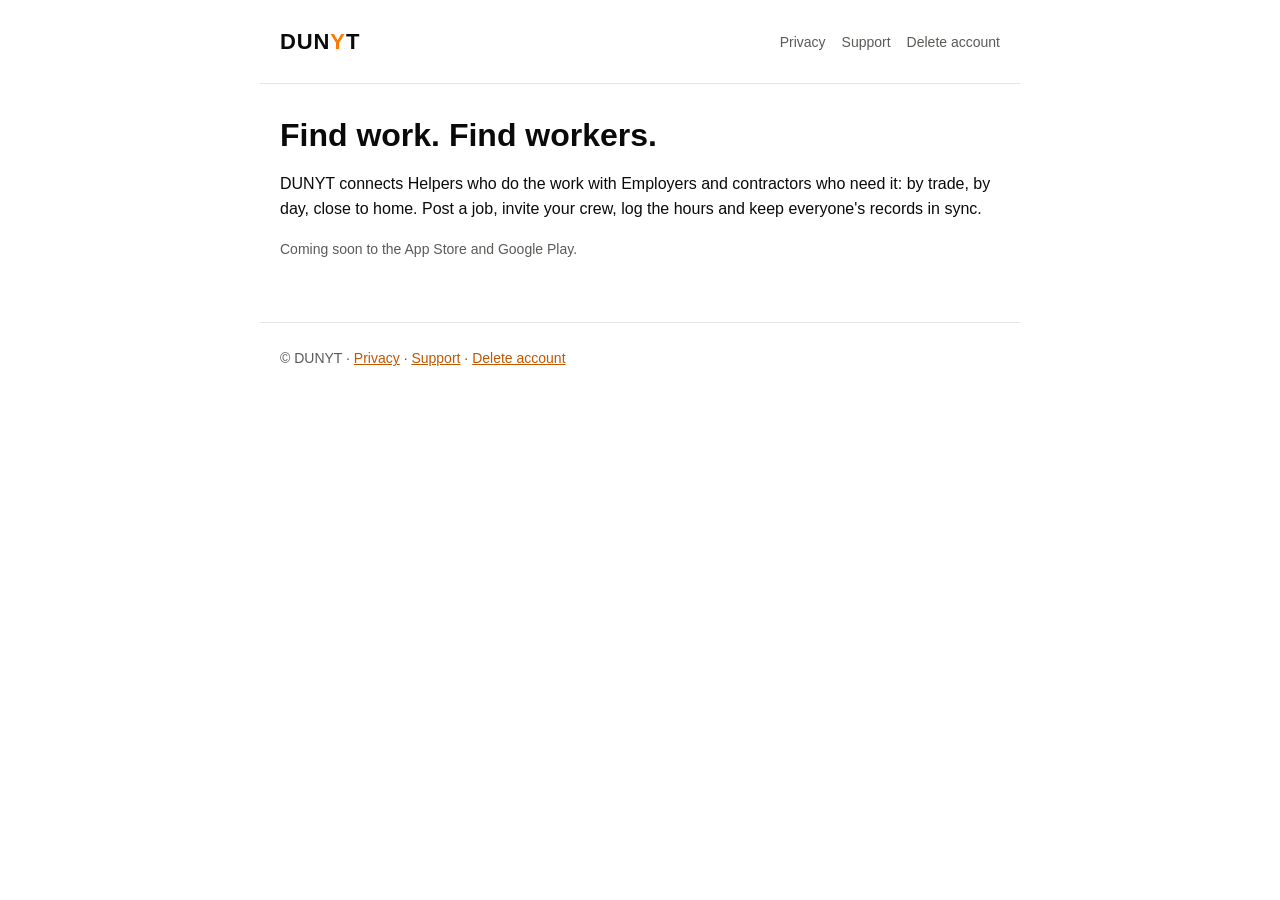
<file: index.html>
<!doctype html>
<html lang="en">
<head>
<meta charset="utf-8">
<meta name="viewport" content="width=device-width, initial-scale=1">
<title>DUNYT · Find work. Find workers.</title>
<link rel="stylesheet" href="style.css">
</head>
<body>
<header>
  <a class="wordmark" href="index.html">DUN<span>Y</span>T</a>
  <nav><a href="privacy.html">Privacy</a><a href="support.html">Support</a><a href="delete-account.html">Delete account</a></nav>
</header>
<main>
  <h1>Find work. Find workers.</h1>
  <p>DUNYT connects Helpers who do the work with Employers and contractors who need it: by trade, by day, close to home. Post a job, invite your crew, log the hours and keep everyone's records in sync.</p>
  <p class="muted">Coming soon to the App Store and Google Play.</p>
</main>
<footer>© DUNYT · <a href="privacy.html">Privacy</a> · <a href="support.html">Support</a> · <a href="delete-account.html">Delete account</a></footer>
</body>
</html>
</file>
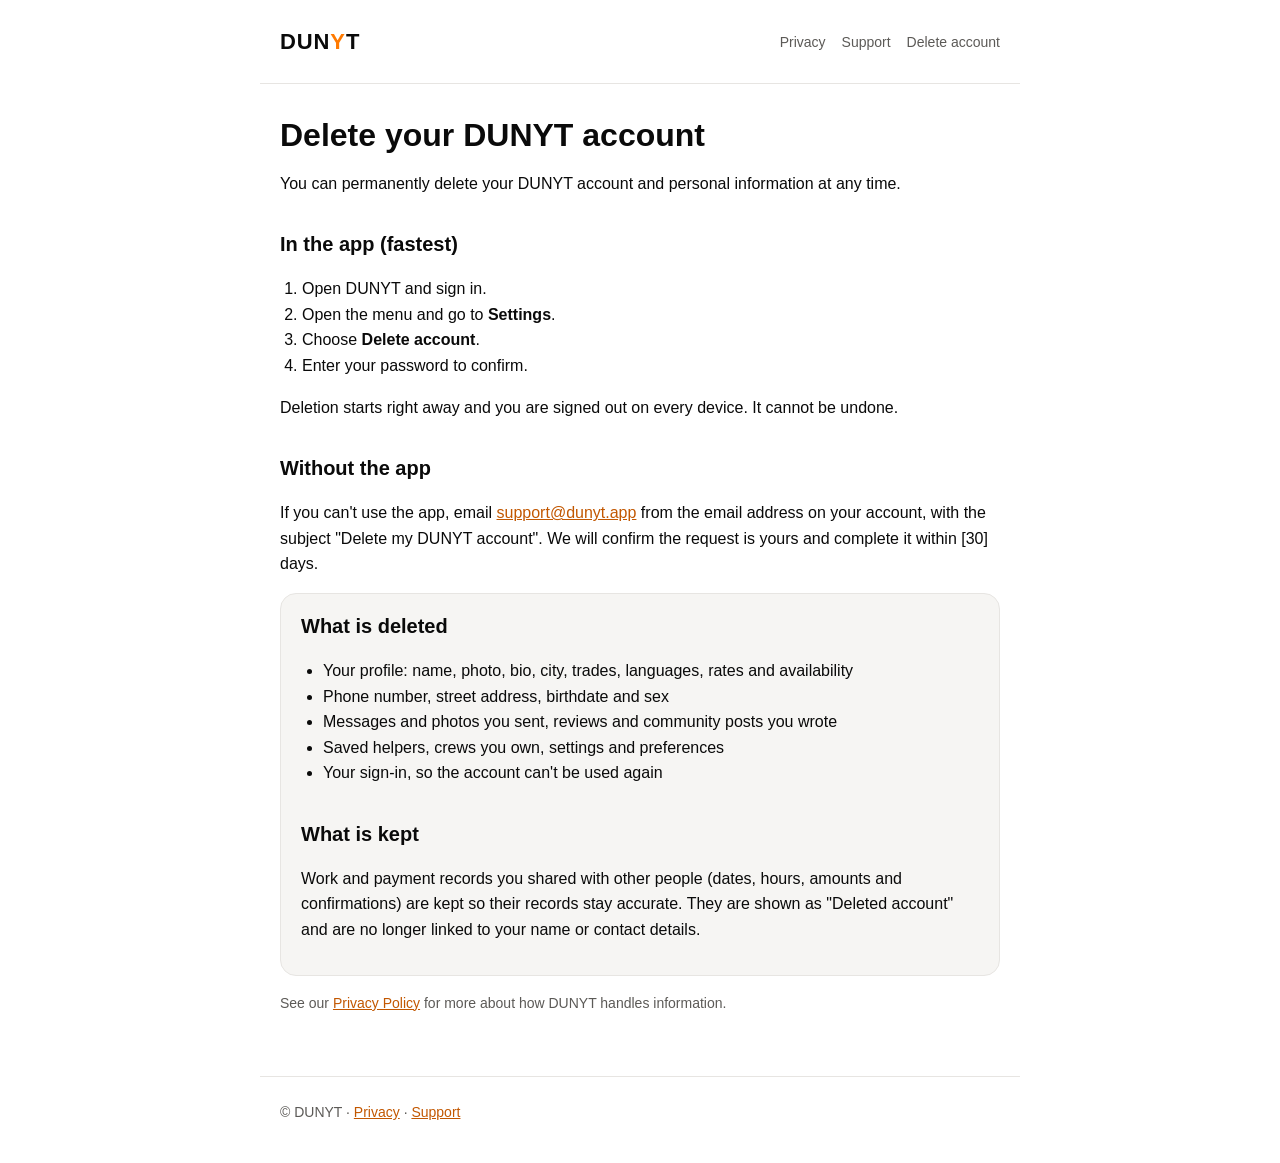
<file: delete-account.html>
<!doctype html>
<html lang="en">
<head>
<meta charset="utf-8">
<meta name="viewport" content="width=device-width, initial-scale=1">
<title>Delete Your Account · DUNYT</title>
<link rel="stylesheet" href="style.css">
</head>
<body>
<header>
  <a class="wordmark" href="index.html">DUN<span>Y</span>T</a>
  <nav><a href="privacy.html">Privacy</a><a href="support.html">Support</a><a href="delete-account.html">Delete account</a></nav>
</header>
<main>
  <h1>Delete your DUNYT account</h1>
  <p>You can permanently delete your DUNYT account and personal information at any time.</p>

  <h2>In the app (fastest)</h2>
  <ol>
    <li>Open DUNYT and sign in.</li>
    <li>Open the menu and go to <strong>Settings</strong>.</li>
    <li>Choose <strong>Delete account</strong>.</li>
    <li>Enter your password to confirm.</li>
  </ol>
  <p>Deletion starts right away and you are signed out on every device. It cannot be undone.</p>

  <h2>Without the app</h2>
  <p>If you can't use the app, email <a href="mailto:support@dunyt.app?subject=Delete%20my%20DUNYT%20account">support@dunyt.app</a> from the email address on your account, with the subject "Delete my DUNYT account". We will confirm the request is yours and complete it within [30] days.</p>

  <div class="panel">
    <h2 style="margin-top:0">What is deleted</h2>
    <ul>
      <li>Your profile: name, photo, bio, city, trades, languages, rates and availability</li>
      <li>Phone number, street address, birthdate and sex</li>
      <li>Messages and photos you sent, reviews and community posts you wrote</li>
      <li>Saved helpers, crews you own, settings and preferences</li>
      <li>Your sign-in, so the account can't be used again</li>
    </ul>
    <h2>What is kept</h2>
    <p>Work and payment records you shared with other people (dates, hours, amounts and confirmations) are kept so their records stay accurate. They are shown as "Deleted account" and are no longer linked to your name or contact details.</p>
  </div>

  <p class="muted">See our <a href="privacy.html">Privacy Policy</a> for more about how DUNYT handles information.</p>
</main>
<footer>© DUNYT · <a href="privacy.html">Privacy</a> · <a href="support.html">Support</a></footer>
</body>
</html>
</file>
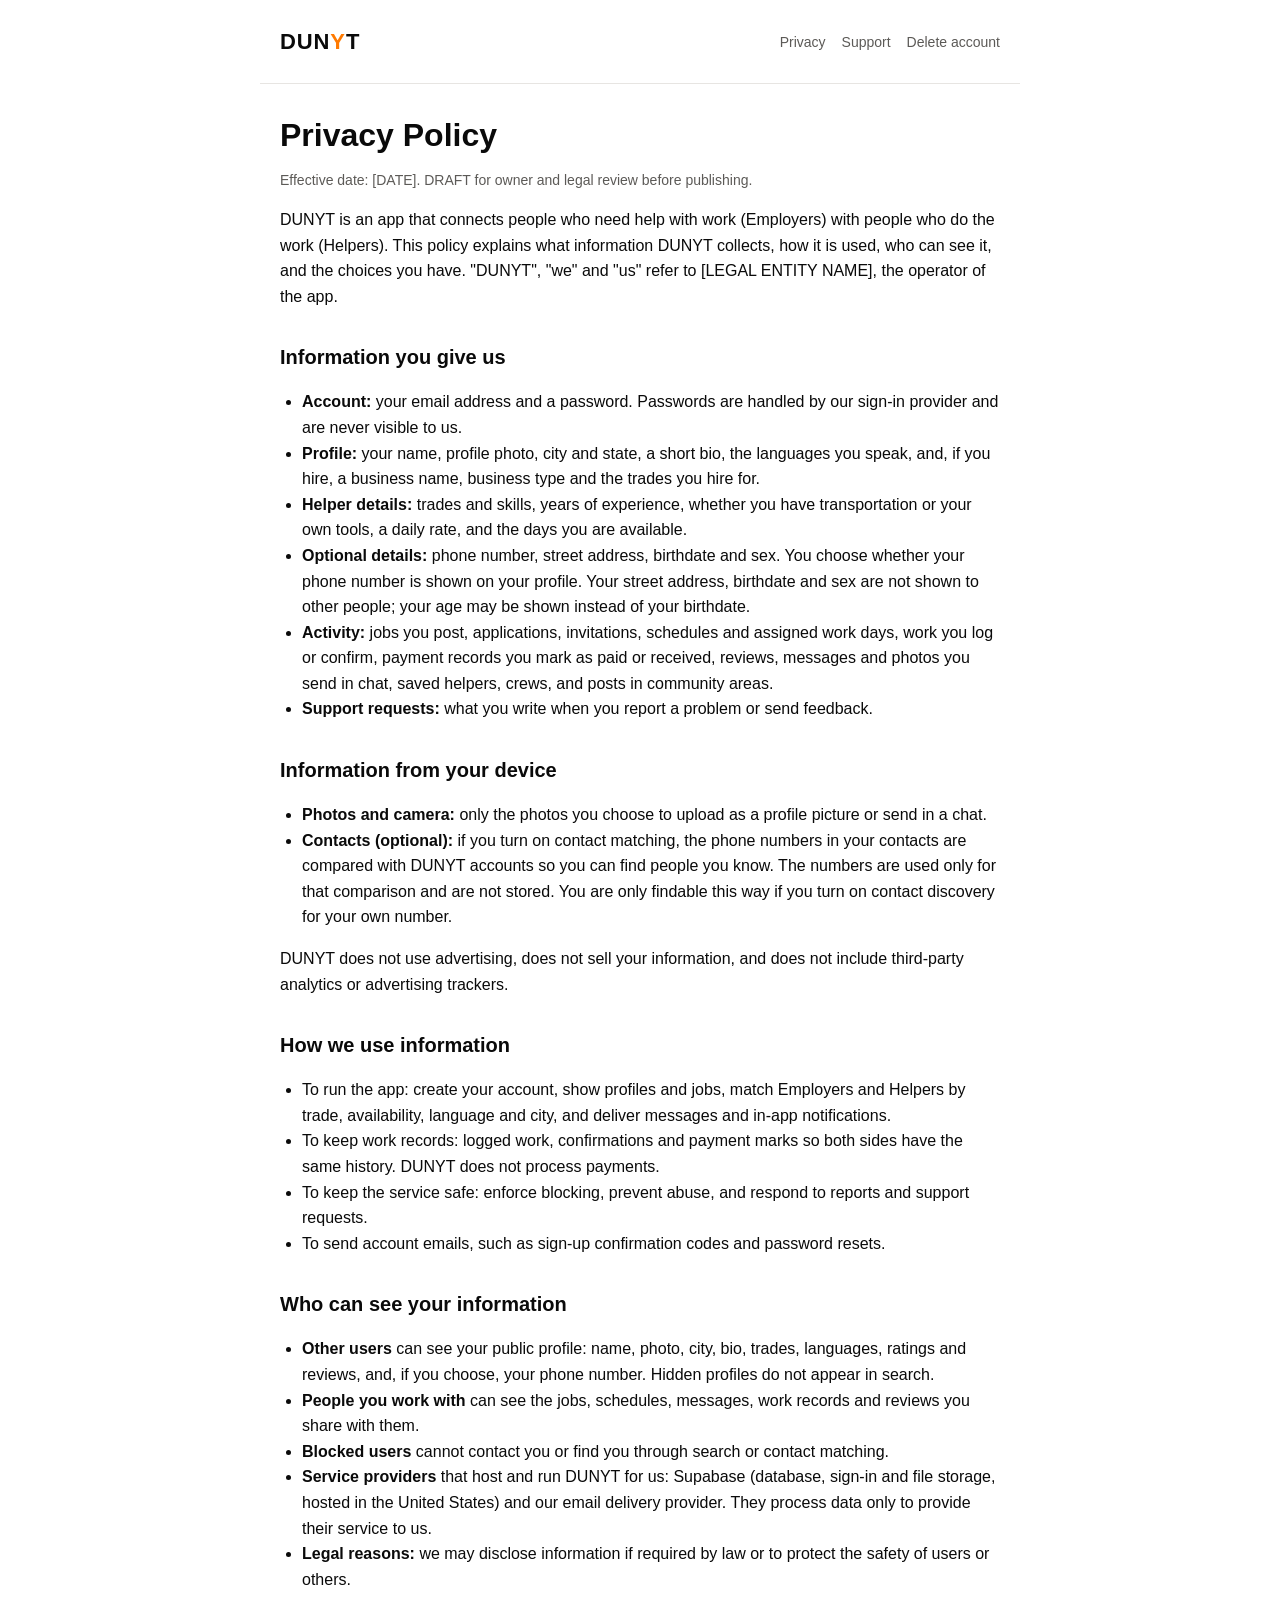
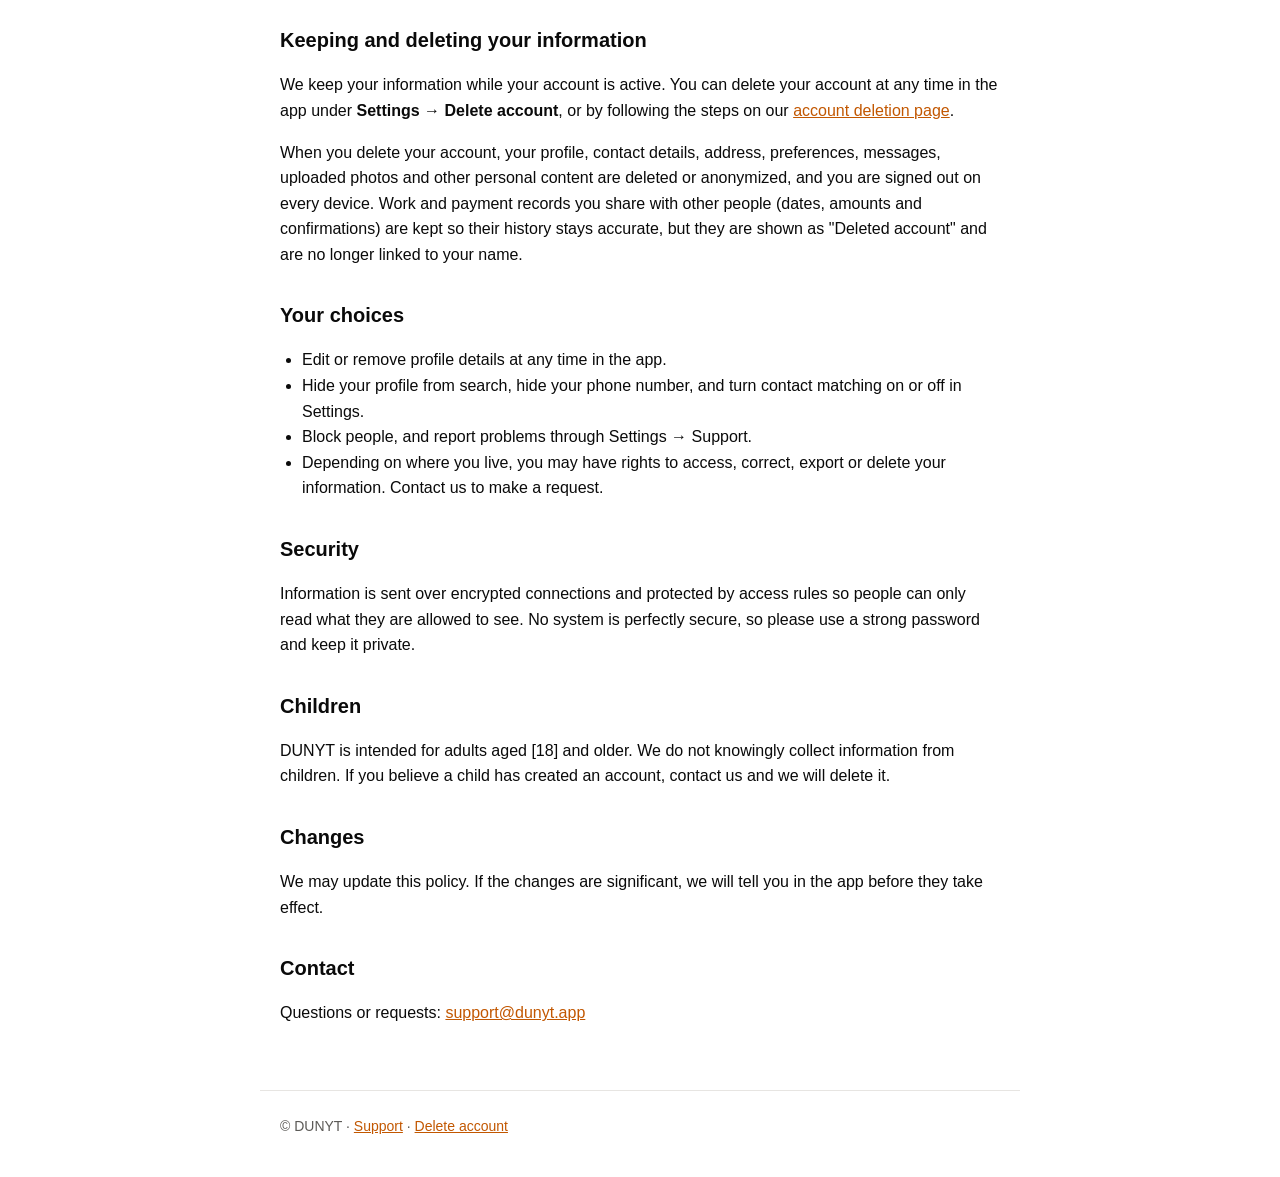
<file: privacy.html>
<!doctype html>
<html lang="en">
<head>
<meta charset="utf-8">
<meta name="viewport" content="width=device-width, initial-scale=1">
<title>Privacy Policy · DUNYT</title>
<link rel="stylesheet" href="style.css">
</head>
<body>
<header>
  <a class="wordmark" href="index.html">DUN<span>Y</span>T</a>
  <nav><a href="privacy.html">Privacy</a><a href="support.html">Support</a><a href="delete-account.html">Delete account</a></nav>
</header>
<main>
  <h1>Privacy Policy</h1>
  <p class="muted">Effective date: [DATE]. DRAFT for owner and legal review before publishing.</p>

  <p>DUNYT is an app that connects people who need help with work (Employers) with people who do the work (Helpers). This policy explains what information DUNYT collects, how it is used, who can see it, and the choices you have. "DUNYT", "we" and "us" refer to [LEGAL ENTITY NAME], the operator of the app.</p>

  <h2>Information you give us</h2>
  <ul>
    <li><strong>Account:</strong> your email address and a password. Passwords are handled by our sign-in provider and are never visible to us.</li>
    <li><strong>Profile:</strong> your name, profile photo, city and state, a short bio, the languages you speak, and, if you hire, a business name, business type and the trades you hire for.</li>
    <li><strong>Helper details:</strong> trades and skills, years of experience, whether you have transportation or your own tools, a daily rate, and the days you are available.</li>
    <li><strong>Optional details:</strong> phone number, street address, birthdate and sex. You choose whether your phone number is shown on your profile. Your street address, birthdate and sex are not shown to other people; your age may be shown instead of your birthdate.</li>
    <li><strong>Activity:</strong> jobs you post, applications, invitations, schedules and assigned work days, work you log or confirm, payment records you mark as paid or received, reviews, messages and photos you send in chat, saved helpers, crews, and posts in community areas.</li>
    <li><strong>Support requests:</strong> what you write when you report a problem or send feedback.</li>
  </ul>

  <h2>Information from your device</h2>
  <ul>
    <li><strong>Photos and camera:</strong> only the photos you choose to upload as a profile picture or send in a chat.</li>
    <li><strong>Contacts (optional):</strong> if you turn on contact matching, the phone numbers in your contacts are compared with DUNYT accounts so you can find people you know. The numbers are used only for that comparison and are not stored. You are only findable this way if you turn on contact discovery for your own number.</li>
  </ul>
  <p>DUNYT does not use advertising, does not sell your information, and does not include third-party analytics or advertising trackers.</p>

  <h2>How we use information</h2>
  <ul>
    <li>To run the app: create your account, show profiles and jobs, match Employers and Helpers by trade, availability, language and city, and deliver messages and in-app notifications.</li>
    <li>To keep work records: logged work, confirmations and payment marks so both sides have the same history. DUNYT does not process payments.</li>
    <li>To keep the service safe: enforce blocking, prevent abuse, and respond to reports and support requests.</li>
    <li>To send account emails, such as sign-up confirmation codes and password resets.</li>
  </ul>

  <h2>Who can see your information</h2>
  <ul>
    <li><strong>Other users</strong> can see your public profile: name, photo, city, bio, trades, languages, ratings and reviews, and, if you choose, your phone number. Hidden profiles do not appear in search.</li>
    <li><strong>People you work with</strong> can see the jobs, schedules, messages, work records and reviews you share with them.</li>
    <li><strong>Blocked users</strong> cannot contact you or find you through search or contact matching.</li>
    <li><strong>Service providers</strong> that host and run DUNYT for us: Supabase (database, sign-in and file storage, hosted in the United States) and our email delivery provider. They process data only to provide their service to us.</li>
    <li><strong>Legal reasons:</strong> we may disclose information if required by law or to protect the safety of users or others.</li>
  </ul>

  <h2>Keeping and deleting your information</h2>
  <p>We keep your information while your account is active. You can delete your account at any time in the app under <strong>Settings → Delete account</strong>, or by following the steps on our <a href="delete-account.html">account deletion page</a>.</p>
  <p>When you delete your account, your profile, contact details, address, preferences, messages, uploaded photos and other personal content are deleted or anonymized, and you are signed out on every device. Work and payment records you share with other people (dates, amounts and confirmations) are kept so their history stays accurate, but they are shown as "Deleted account" and are no longer linked to your name.</p>

  <h2>Your choices</h2>
  <ul>
    <li>Edit or remove profile details at any time in the app.</li>
    <li>Hide your profile from search, hide your phone number, and turn contact matching on or off in Settings.</li>
    <li>Block people, and report problems through Settings → Support.</li>
    <li>Depending on where you live, you may have rights to access, correct, export or delete your information. Contact us to make a request.</li>
  </ul>

  <h2>Security</h2>
  <p>Information is sent over encrypted connections and protected by access rules so people can only read what they are allowed to see. No system is perfectly secure, so please use a strong password and keep it private.</p>

  <h2>Children</h2>
  <p>DUNYT is intended for adults aged [18] and older. We do not knowingly collect information from children. If you believe a child has created an account, contact us and we will delete it.</p>

  <h2>Changes</h2>
  <p>We may update this policy. If the changes are significant, we will tell you in the app before they take effect.</p>

  <h2>Contact</h2>
  <p>Questions or requests: <a href="mailto:support@dunyt.app">support@dunyt.app</a></p>
</main>
<footer>© DUNYT · <a href="support.html">Support</a> · <a href="delete-account.html">Delete account</a></footer>
</body>
</html>
</file>
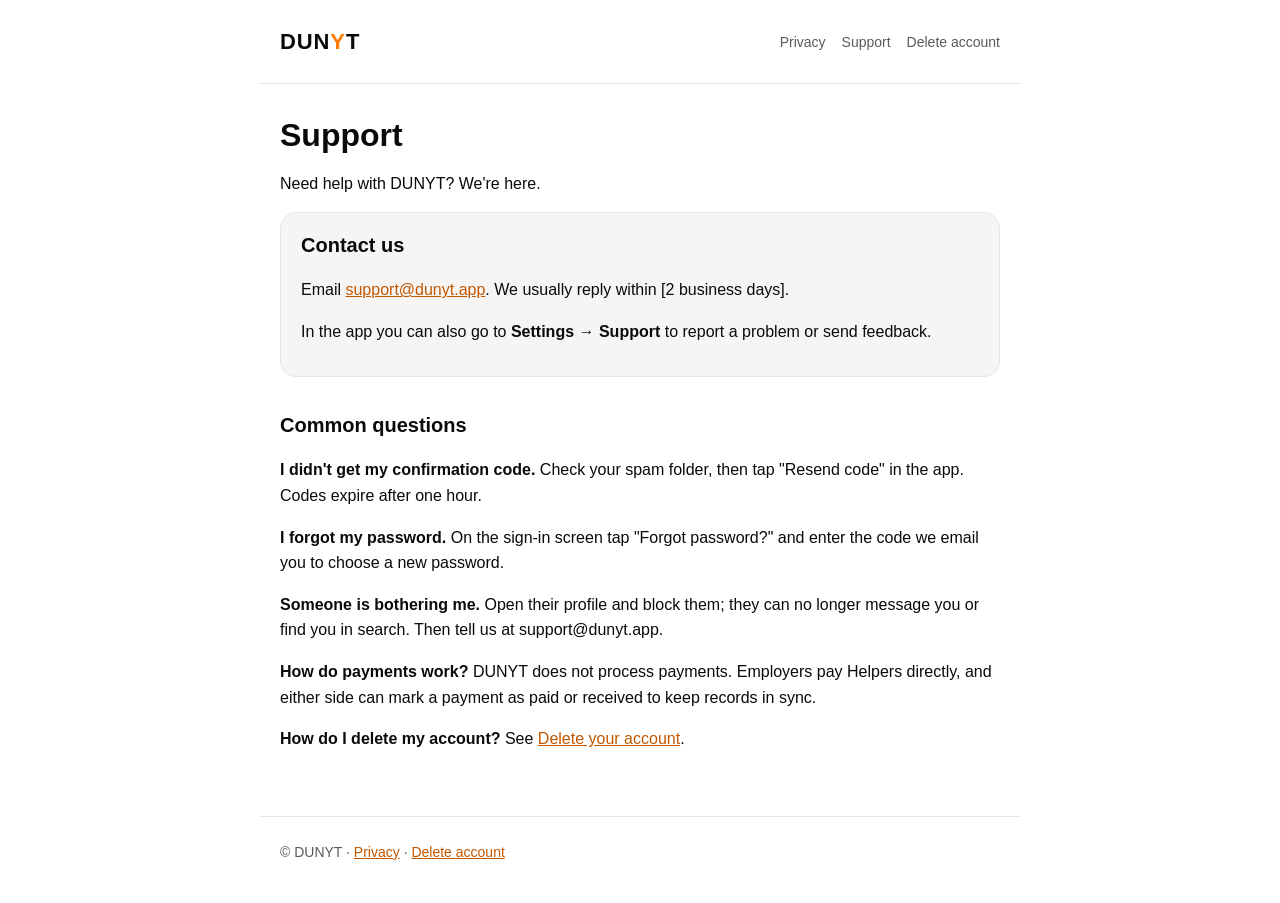
<file: support.html>
<!doctype html>
<html lang="en">
<head>
<meta charset="utf-8">
<meta name="viewport" content="width=device-width, initial-scale=1">
<title>Support · DUNYT</title>
<link rel="stylesheet" href="style.css">
</head>
<body>
<header>
  <a class="wordmark" href="index.html">DUN<span>Y</span>T</a>
  <nav><a href="privacy.html">Privacy</a><a href="support.html">Support</a><a href="delete-account.html">Delete account</a></nav>
</header>
<main>
  <h1>Support</h1>
  <p>Need help with DUNYT? We're here.</p>

  <div class="panel">
    <h2 style="margin-top:0">Contact us</h2>
    <p>Email <a href="mailto:support@dunyt.app">support@dunyt.app</a>. We usually reply within [2 business days].</p>
    <p>In the app you can also go to <strong>Settings → Support</strong> to report a problem or send feedback.</p>
  </div>

  <h2>Common questions</h2>
  <p><strong>I didn't get my confirmation code.</strong> Check your spam folder, then tap "Resend code" in the app. Codes expire after one hour.</p>
  <p><strong>I forgot my password.</strong> On the sign-in screen tap "Forgot password?" and enter the code we email you to choose a new password.</p>
  <p><strong>Someone is bothering me.</strong> Open their profile and block them; they can no longer message you or find you in search. Then tell us at support@dunyt.app.</p>
  <p><strong>How do payments work?</strong> DUNYT does not process payments. Employers pay Helpers directly, and either side can mark a payment as paid or received to keep records in sync.</p>
  <p><strong>How do I delete my account?</strong> See <a href="delete-account.html">Delete your account</a>.</p>
</main>
<footer>© DUNYT · <a href="privacy.html">Privacy</a> · <a href="delete-account.html">Delete account</a></footer>
</body>
</html>
</file>
<file: style.css>
:root {
  --bg: #ffffff;
  --text: #0a0a0a;
  --muted: #5c5a57;
  --line: #e7e5e2;
  --accent: #ff7a00;
  --accent-text: #c25700;
  --panel: #f6f5f3;
}
@media (prefers-color-scheme: dark) {
  :root {
    --bg: #161412;
    --text: #f5f1ec;
    --muted: #b3aca4;
    --line: #2e2a26;
    --accent-text: #ff9a3d;
    --panel: #1f1c19;
  }
}
* { box-sizing: border-box; }
body {
  margin: 0;
  background: var(--bg);
  color: var(--text);
  font: 16px/1.6 -apple-system, BlinkMacSystemFont, "Segoe UI", Roboto, Helvetica, Arial, sans-serif;
}
header, main, footer { max-width: 760px; margin: 0 auto; padding: 0 20px; }
header { display: flex; align-items: center; justify-content: space-between; padding-top: 24px; padding-bottom: 24px; border-bottom: 1px solid var(--line); }
.wordmark { font-weight: 800; font-size: 22px; letter-spacing: 0.04em; color: var(--text); text-decoration: none; }
.wordmark span { color: var(--accent); }
nav a { color: var(--muted); text-decoration: none; margin-left: 16px; font-size: 14px; }
nav a:hover { color: var(--text); }
main { padding-top: 32px; padding-bottom: 48px; }
h1 { font-size: 32px; line-height: 1.2; margin: 0 0 8px; }
h2 { font-size: 20px; margin: 32px 0 8px; }
p, li { color: var(--text); }
.muted { color: var(--muted); font-size: 14px; }
a { color: var(--accent-text); }
.panel { background: var(--panel); border: 1px solid var(--line); border-radius: 16px; padding: 16px 20px; margin: 16px 0; }
ol, ul { padding-left: 22px; }
footer { padding-top: 24px; padding-bottom: 40px; border-top: 1px solid var(--line); color: var(--muted); font-size: 14px; }
@media (max-width: 480px) { h1 { font-size: 26px; } nav a { margin-left: 10px; } }
</file>
